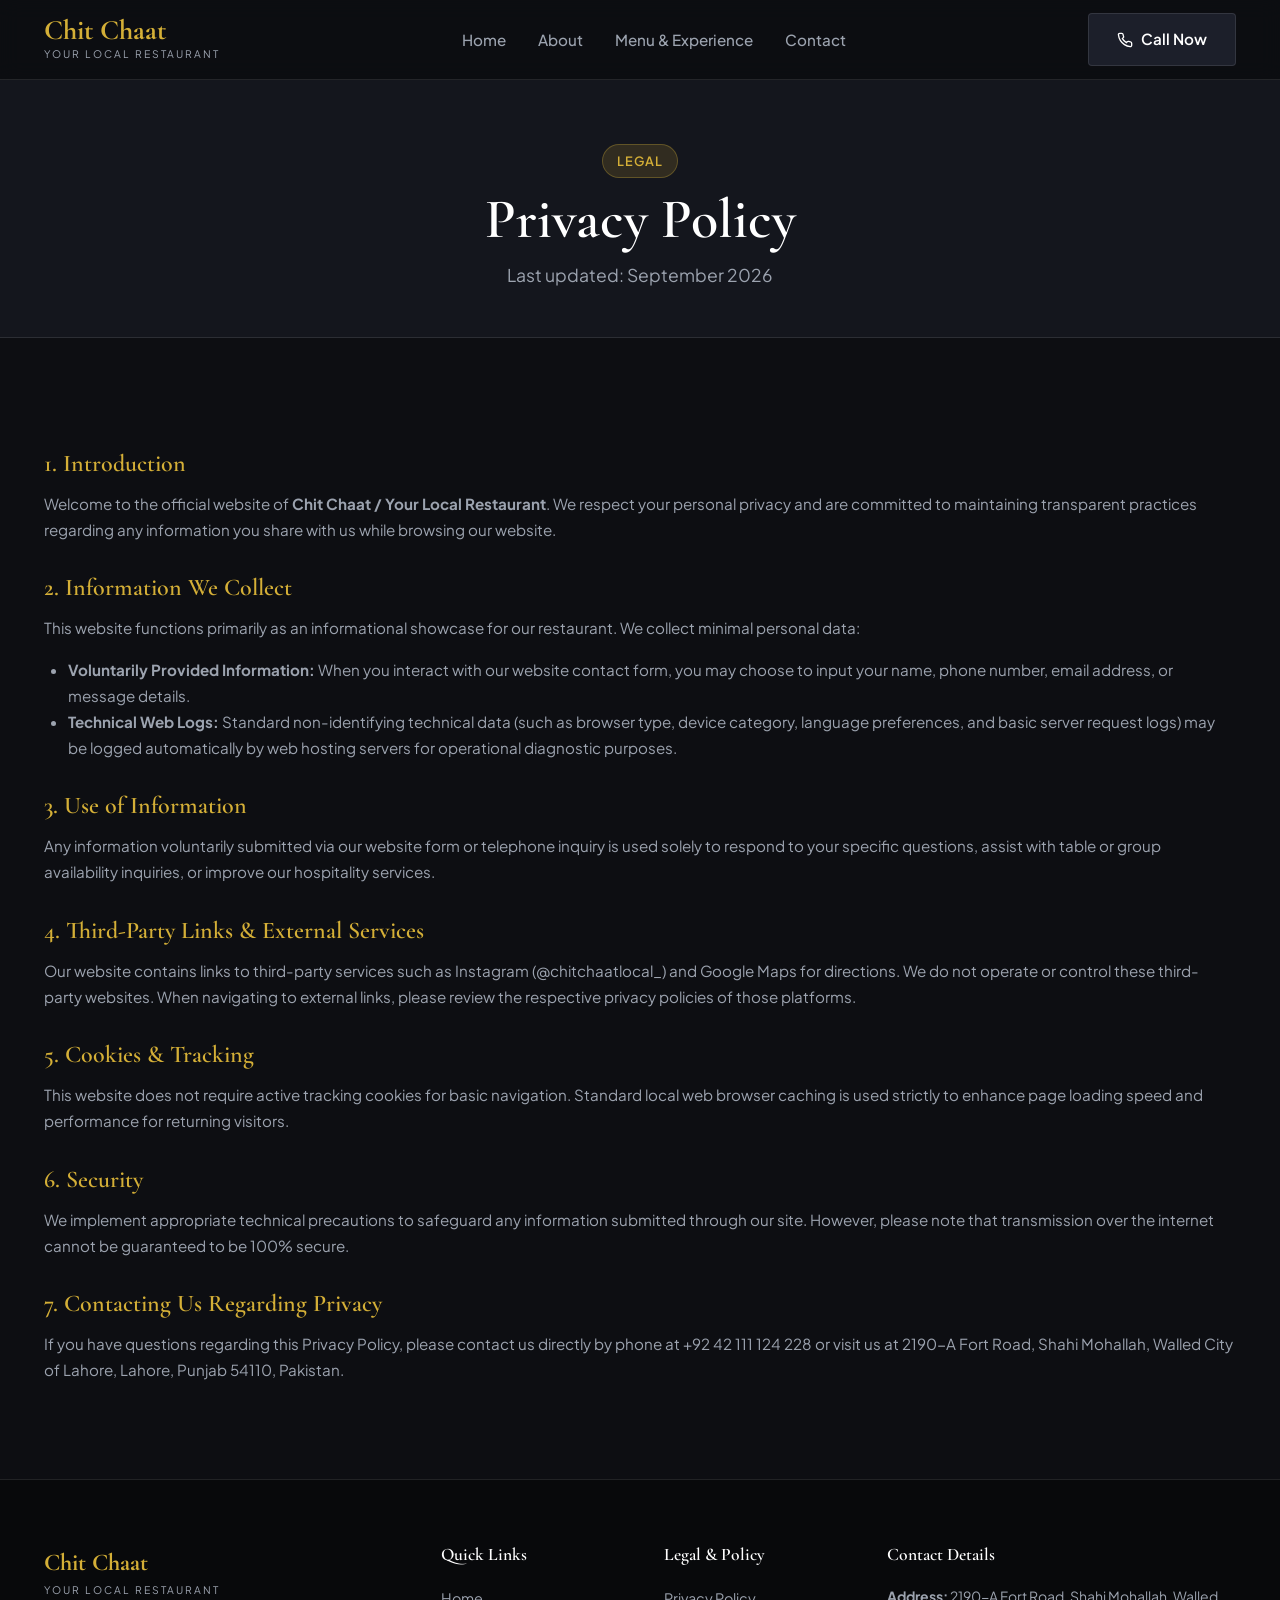
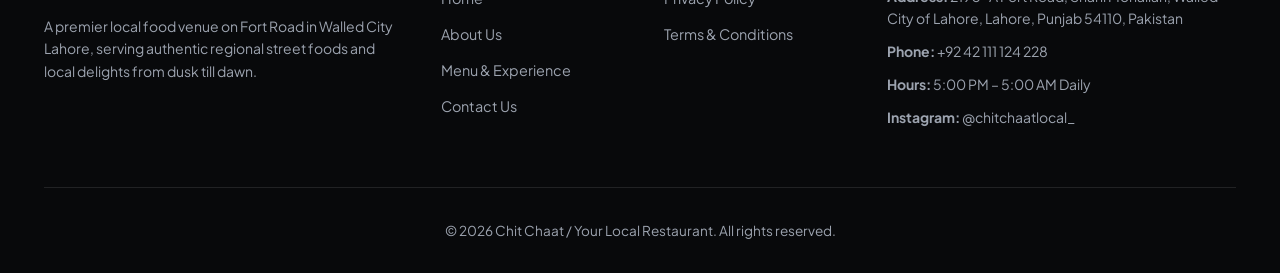
<file: privacy-policy.html>
<!DOCTYPE html>
<html lang="en">
<head>
  <meta charset="UTF-8">
  <meta name="viewport" content="width=device-width, initial-scale=1.0">
  <title>Privacy Policy | Chit Chaat</title>
  <meta name="description" content="Privacy Policy for Chit Chaat website detailing how user information and privacy are handled.">
  <link rel="canonical" href="https://YOUR-DOMAIN.example/privacy-policy.html">
  <meta name="robots" content="index, follow">

  <!-- Open Graph -->
  <meta property="og:title" content="Privacy Policy | Chit Chaat">
  <meta property="og:description" content="Privacy policy and data protection principles for visitors of Chit Chaat website.">
  <meta property="og:type" content="article">
  <meta property="og:url" content="https://YOUR-DOMAIN.example/privacy-policy.html">

  <!-- Fonts & Styles -->
  <link rel="preconnect" href="https://fonts.googleapis.com">
  <link rel="preconnect" href="https://fonts.gstatic.com" crossorigin>
  <link href="https://fonts.googleapis.com/css2?family=Cormorant+Garamond:ital,wght@0,500;0,600;0,700;1,400&family=Plus+Jakarta+Sans:wght@400;500;600;700&display=swap" rel="stylesheet">
  <link rel="stylesheet" href="style.css">
</head>
<body>
  <a href="#main-content" class="skip-link">Skip to main content</a>

  <!-- Header -->
  <header class="site-header" id="header">
    <div class="header-container">
      <a href="index.html" class="brand-logo" aria-label="Chit Chaat Home">
        <span class="logo-title">Chit Chaat</span>
        <span class="logo-sub">Your Local Restaurant</span>
      </a>

      <nav class="desktop-nav" aria-label="Primary Navigation">
        <ul>
          <li><a href="index.html" class="nav-link">Home</a></li>
          <li><a href="about.html" class="nav-link">About</a></li>
          <li><a href="services.html" class="nav-link">Menu &amp; Experience</a></li>
          <li><a href="contact.html" class="nav-link">Contact</a></li>
        </ul>
      </nav>

      <div class="header-actions">
        <a href="tel:+9242111124228" class="btn btn-secondary nav-btn">
          <svg class="btn-icon" width="16" height="16" viewBox="0 0 24 24" fill="none" stroke="currentColor" stroke-width="2" aria-hidden="true"><path d="M22 16.92v3a2 2 0 0 1-2.18 2 19.79 19.79 0 0 1-8.63-3.07 19.5 19.5 0 0 1-6-6 19.79 19.79 0 0 1-3.07-8.67A2 2 0 0 1 4.11 2h3a2 2 0 0 1 2 1.72 12.84 12.84 0 0 0 .7 2.81 2 2 0 0 1-.45 2.11L8.09 9.91a16 16 0 0 0 6 6l1.27-1.27a2 2 0 0 1 2.11-.45 12.84 12.84 0 0 0 2.81.7A2 2 0 0 1 22 16.92z"/></svg>
          <span>Call Now</span>
        </a>

        <button class="hamburger-btn" id="hamburger-btn" aria-expanded="false" aria-controls="mobile-menu" aria-label="Toggle Navigation Menu">
          <span class="hamburger-bar"></span>
          <span class="hamburger-bar"></span>
          <span class="hamburger-bar"></span>
        </button>
      </div>
    </div>

    <!-- Mobile Navigation Drawer -->
    <div class="mobile-menu" id="mobile-menu" aria-hidden="true">
      <div class="mobile-menu-inner">
        <nav aria-label="Mobile Navigation">
          <ul class="mobile-nav-list">
            <li><a href="index.html" class="mobile-nav-link">Home</a></li>
            <li><a href="about.html" class="mobile-nav-link">About</a></li>
            <li><a href="services.html" class="mobile-nav-link">Menu &amp; Experience</a></li>
            <li><a href="contact.html" class="mobile-nav-link">Contact</a></li>
            <li><a href="privacy-policy.html" class="mobile-nav-link active">Privacy Policy</a></li>
            <li><a href="terms.html" class="mobile-nav-link">Terms &amp; Conditions</a></li>
          </ul>
        </nav>
        <div class="mobile-menu-footer">
          <p class="mobile-info-item"><strong>Address:</strong> 2190-A Fort Road, Shahi Mohallah, Walled City of Lahore</p>
          <p class="mobile-info-item"><strong>Hours:</strong> 5:00 PM – 5:00 AM Daily</p>
          <a href="tel:+9242111124228" class="btn btn-primary full-width">Call +92 42 111 124 228</a>
        </div>
      </div>
    </div>
    <div class="mobile-overlay" id="mobile-overlay" tabindex="-1"></div>
  </header>

  <main id="main-content">
    <section class="page-hero">
      <div class="container text-center">
        <span class="badge badge-gold">Legal</span>
        <h1 class="page-hero-title">Privacy Policy</h1>
        <p class="page-hero-subtitle">Last updated: September 2026</p>
      </div>
    </section>

    <section class="section">
      <div class="container max-w-3xl legal-content">
        <h2>1. Introduction</h2>
        <p>Welcome to the official website of <strong>Chit Chaat / Your Local Restaurant</strong>. We respect your personal privacy and are committed to maintaining transparent practices regarding any information you share with us while browsing our website.</p>

        <h2>2. Information We Collect</h2>
        <p>This website functions primarily as an informational showcase for our restaurant. We collect minimal personal data:</p>
        <ul>
          <li><strong>Voluntarily Provided Information:</strong> When you interact with our website contact form, you may choose to input your name, phone number, email address, or message details.</li>
          <li><strong>Technical Web Logs:</strong> Standard non-identifying technical data (such as browser type, device category, language preferences, and basic server request logs) may be logged automatically by web hosting servers for operational diagnostic purposes.</li>
        </ul>

        <h2>3. Use of Information</h2>
        <p>Any information voluntarily submitted via our website form or telephone inquiry is used solely to respond to your specific questions, assist with table or group availability inquiries, or improve our hospitality services.</p>

        <h2>4. Third-Party Links &amp; External Services</h2>
        <p>Our website contains links to third-party services such as Instagram (@chitchaatlocal_) and Google Maps for directions. We do not operate or control these third-party websites. When navigating to external links, please review the respective privacy policies of those platforms.</p>

        <h2>5. Cookies &amp; Tracking</h2>
        <p>This website does not require active tracking cookies for basic navigation. Standard local web browser caching is used strictly to enhance page loading speed and performance for returning visitors.</p>

        <h2>6. Security</h2>
        <p>We implement appropriate technical precautions to safeguard any information submitted through our site. However, please note that transmission over the internet cannot be guaranteed to be 100% secure.</p>

        <h2>7. Contacting Us Regarding Privacy</h2>
        <p>If you have questions regarding this Privacy Policy, please contact us directly by phone at <a href="tel:+9242111124228">+92 42 111 124 228</a> or visit us at 2190-A Fort Road, Shahi Mohallah, Walled City of Lahore, Lahore, Punjab 54110, Pakistan.</p>
      </div>
    </section>
  </main>

  <!-- Footer -->
  <footer class="site-footer">
    <div class="container">
      <div class="footer-grid">
        <div class="footer-col brand-col">
          <span class="footer-logo">Chit Chaat</span>
          <span class="footer-sublogo">Your Local Restaurant</span>
          <p class="footer-desc">A premier local food venue on Fort Road in Walled City Lahore, serving authentic regional street foods and local delights from dusk till dawn.</p>
        </div>

        <div class="footer-col">
          <h3 class="footer-heading">Quick Links</h3>
          <ul class="footer-links">
            <li><a href="index.html">Home</a></li>
            <li><a href="about.html">About Us</a></li>
            <li><a href="services.html">Menu &amp; Experience</a></li>
            <li><a href="contact.html">Contact Us</a></li>
          </ul>
        </div>

        <div class="footer-col">
          <h3 class="footer-heading">Legal &amp; Policy</h3>
          <ul class="footer-links">
            <li><a href="privacy-policy.html">Privacy Policy</a></li>
            <li><a href="terms.html">Terms &amp; Conditions</a></li>
          </ul>
        </div>

        <div class="footer-col">
          <h3 class="footer-heading">Contact Details</h3>
          <p class="footer-info"><strong>Address:</strong> 2190-A Fort Road, Shahi Mohallah, Walled City of Lahore, Lahore, Punjab 54110, Pakistan</p>
          <p class="footer-info"><strong>Phone:</strong> <a href="tel:+9242111124228">+92 42 111 124 228</a></p>
          <p class="footer-info"><strong>Hours:</strong> 5:00 PM – 5:00 AM Daily</p>
          <p class="footer-info"><strong>Instagram:</strong> <a href="https://www.instagram.com/chitchaatlocal_" target="_blank" rel="noopener noreferrer">@chitchaatlocal_</a></p>
        </div>
      </div>

      <div class="footer-bottom">
        <p>&copy; 2026 Chit Chaat / Your Local Restaurant. All rights reserved.</p>
      </div>
    </div>
  </footer>

  <script src="main.js" defer></script>
  <script src="animations.js" defer></script>
</body>
</html>
</file>
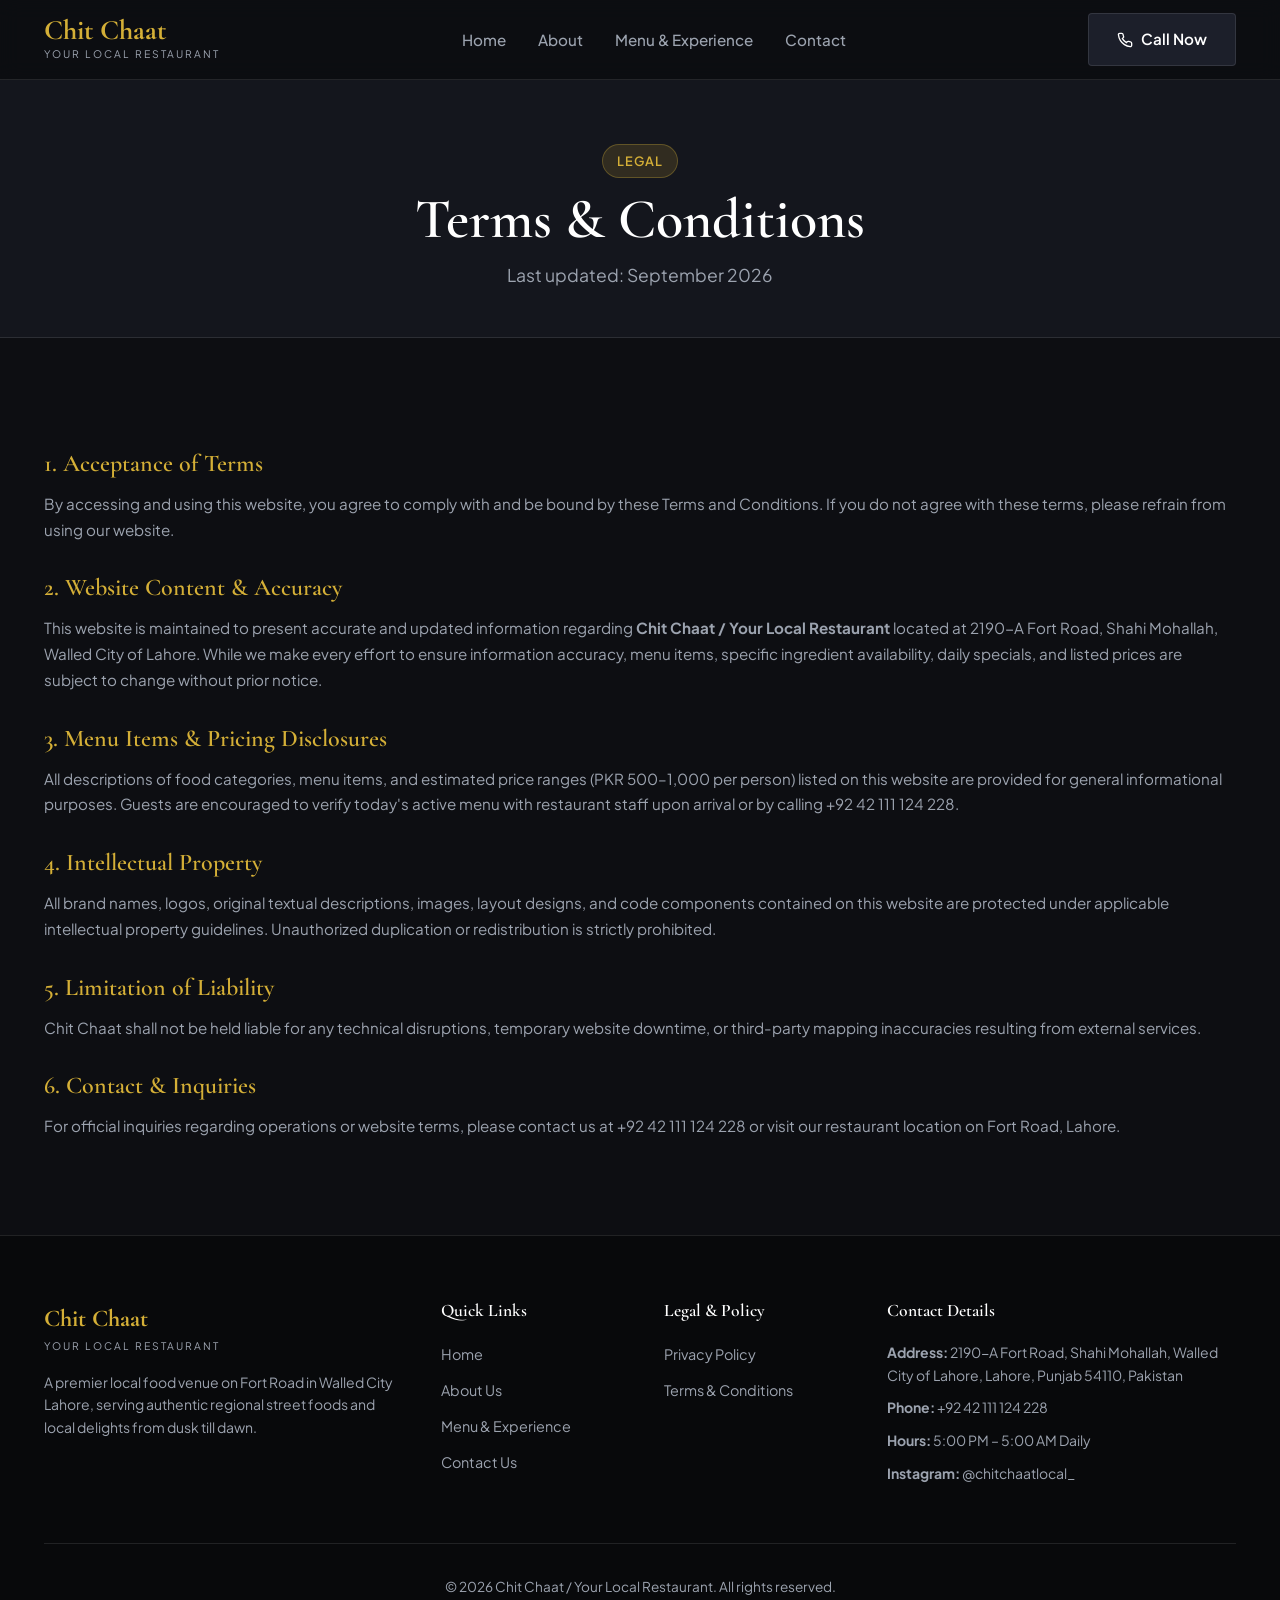
<file: terms.html>
<!DOCTYPE html>
<html lang="en">
<head>
  <meta charset="UTF-8">
  <meta name="viewport" content="width=device-width, initial-scale=1.0">
  <title>Terms &amp; Conditions | Chit Chaat</title>
  <meta name="description" content="Terms & Conditions for using Chit Chaat website and restaurant information services.">
  <link rel="canonical" href="https://YOUR-DOMAIN.example/terms.html">
  <meta name="robots" content="index, follow">

  <!-- Open Graph -->
  <meta property="og:title" content="Terms &amp; Conditions | Chit Chaat">
  <meta property="og:description" content="Terms of website usage, menu disclosures, and operational terms for Chit Chaat restaurant.">
  <meta property="og:type" content="article">
  <meta property="og:url" content="https://YOUR-DOMAIN.example/terms.html">

  <!-- Fonts & Styles -->
  <link rel="preconnect" href="https://fonts.googleapis.com">
  <link rel="preconnect" href="https://fonts.gstatic.com" crossorigin>
  <link href="https://fonts.googleapis.com/css2?family=Cormorant+Garamond:ital,wght@0,500;0,600;0,700;1,400&family=Plus+Jakarta+Sans:wght@400;500;600;700&display=swap" rel="stylesheet">
  <link rel="stylesheet" href="style.css">
</head>
<body>
  <a href="#main-content" class="skip-link">Skip to main content</a>

  <!-- Header -->
  <header class="site-header" id="header">
    <div class="header-container">
      <a href="index.html" class="brand-logo" aria-label="Chit Chaat Home">
        <span class="logo-title">Chit Chaat</span>
        <span class="logo-sub">Your Local Restaurant</span>
      </a>

      <nav class="desktop-nav" aria-label="Primary Navigation">
        <ul>
          <li><a href="index.html" class="nav-link">Home</a></li>
          <li><a href="about.html" class="nav-link">About</a></li>
          <li><a href="services.html" class="nav-link">Menu &amp; Experience</a></li>
          <li><a href="contact.html" class="nav-link">Contact</a></li>
        </ul>
      </nav>

      <div class="header-actions">
        <a href="tel:+9242111124228" class="btn btn-secondary nav-btn">
          <svg class="btn-icon" width="16" height="16" viewBox="0 0 24 24" fill="none" stroke="currentColor" stroke-width="2" aria-hidden="true"><path d="M22 16.92v3a2 2 0 0 1-2.18 2 19.79 19.79 0 0 1-8.63-3.07 19.5 19.5 0 0 1-6-6 19.79 19.79 0 0 1-3.07-8.67A2 2 0 0 1 4.11 2h3a2 2 0 0 1 2 1.72 12.84 12.84 0 0 0 .7 2.81 2 2 0 0 1-.45 2.11L8.09 9.91a16 16 0 0 0 6 6l1.27-1.27a2 2 0 0 1 2.11-.45 12.84 12.84 0 0 0 2.81.7A2 2 0 0 1 22 16.92z"/></svg>
          <span>Call Now</span>
        </a>

        <button class="hamburger-btn" id="hamburger-btn" aria-expanded="false" aria-controls="mobile-menu" aria-label="Toggle Navigation Menu">
          <span class="hamburger-bar"></span>
          <span class="hamburger-bar"></span>
          <span class="hamburger-bar"></span>
        </button>
      </div>
    </div>

    <!-- Mobile Navigation Drawer -->
    <div class="mobile-menu" id="mobile-menu" aria-hidden="true">
      <div class="mobile-menu-inner">
        <nav aria-label="Mobile Navigation">
          <ul class="mobile-nav-list">
            <li><a href="index.html" class="mobile-nav-link">Home</a></li>
            <li><a href="about.html" class="mobile-nav-link">About</a></li>
            <li><a href="services.html" class="mobile-nav-link">Menu &amp; Experience</a></li>
            <li><a href="contact.html" class="mobile-nav-link">Contact</a></li>
            <li><a href="privacy-policy.html" class="mobile-nav-link">Privacy Policy</a></li>
            <li><a href="terms.html" class="mobile-nav-link active">Terms &amp; Conditions</a></li>
          </ul>
        </nav>
        <div class="mobile-menu-footer">
          <p class="mobile-info-item"><strong>Address:</strong> 2190-A Fort Road, Shahi Mohallah, Walled City of Lahore</p>
          <p class="mobile-info-item"><strong>Hours:</strong> 5:00 PM – 5:00 AM Daily</p>
          <a href="tel:+9242111124228" class="btn btn-primary full-width">Call +92 42 111 124 228</a>
        </div>
      </div>
    </div>
    <div class="mobile-overlay" id="mobile-overlay" tabindex="-1"></div>
  </header>

  <main id="main-content">
    <section class="page-hero">
      <div class="container text-center">
        <span class="badge badge-gold">Legal</span>
        <h1 class="page-hero-title">Terms &amp; Conditions</h1>
        <p class="page-hero-subtitle">Last updated: September 2026</p>
      </div>
    </section>

    <section class="section">
      <div class="container max-w-3xl legal-content">
        <h2>1. Acceptance of Terms</h2>
        <p>By accessing and using this website, you agree to comply with and be bound by these Terms and Conditions. If you do not agree with these terms, please refrain from using our website.</p>

        <h2>2. Website Content &amp; Accuracy</h2>
        <p>This website is maintained to present accurate and updated information regarding <strong>Chit Chaat / Your Local Restaurant</strong> located at 2190-A Fort Road, Shahi Mohallah, Walled City of Lahore. While we make every effort to ensure information accuracy, menu items, specific ingredient availability, daily specials, and listed prices are subject to change without prior notice.</p>

        <h2>3. Menu Items &amp; Pricing Disclosures</h2>
        <p>All descriptions of food categories, menu items, and estimated price ranges (PKR 500–1,000 per person) listed on this website are provided for general informational purposes. Guests are encouraged to verify today's active menu with restaurant staff upon arrival or by calling <a href="tel:+9242111124228">+92 42 111 124 228</a>.</p>

        <h2>4. Intellectual Property</h2>
        <p>All brand names, logos, original textual descriptions, images, layout designs, and code components contained on this website are protected under applicable intellectual property guidelines. Unauthorized duplication or redistribution is strictly prohibited.</p>

        <h2>5. Limitation of Liability</h2>
        <p>Chit Chaat shall not be held liable for any technical disruptions, temporary website downtime, or third-party mapping inaccuracies resulting from external services.</p>

        <h2>6. Contact &amp; Inquiries</h2>
        <p>For official inquiries regarding operations or website terms, please contact us at +92 42 111 124 228 or visit our restaurant location on Fort Road, Lahore.</p>
      </div>
    </section>
  </main>

  <!-- Footer -->
  <footer class="site-footer">
    <div class="container">
      <div class="footer-grid">
        <div class="footer-col brand-col">
          <span class="footer-logo">Chit Chaat</span>
          <span class="footer-sublogo">Your Local Restaurant</span>
          <p class="footer-desc">A premier local food venue on Fort Road in Walled City Lahore, serving authentic regional street foods and local delights from dusk till dawn.</p>
        </div>

        <div class="footer-col">
          <h3 class="footer-heading">Quick Links</h3>
          <ul class="footer-links">
            <li><a href="index.html">Home</a></li>
            <li><a href="about.html">About Us</a></li>
            <li><a href="services.html">Menu &amp; Experience</a></li>
            <li><a href="contact.html">Contact Us</a></li>
          </ul>
        </div>

        <div class="footer-col">
          <h3 class="footer-heading">Legal &amp; Policy</h3>
          <ul class="footer-links">
            <li><a href="privacy-policy.html">Privacy Policy</a></li>
            <li><a href="terms.html">Terms &amp; Conditions</a></li>
          </ul>
        </div>

        <div class="footer-col">
          <h3 class="footer-heading">Contact Details</h3>
          <p class="footer-info"><strong>Address:</strong> 2190-A Fort Road, Shahi Mohallah, Walled City of Lahore, Lahore, Punjab 54110, Pakistan</p>
          <p class="footer-info"><strong>Phone:</strong> <a href="tel:+9242111124228">+92 42 111 124 228</a></p>
          <p class="footer-info"><strong>Hours:</strong> 5:00 PM – 5:00 AM Daily</p>
          <p class="footer-info"><strong>Instagram:</strong> <a href="https://www.instagram.com/chitchaatlocal_" target="_blank" rel="noopener noreferrer">@chitchaatlocal_</a></p>
        </div>
      </div>

      <div class="footer-bottom">
        <p>&copy; 2026 Chit Chaat / Your Local Restaurant. All rights reserved.</p>
      </div>
    </div>
  </footer>

  <script src="main.js" defer></script>
  <script src="animations.js" defer></script>
</body>
</html>
</file>
<file: style.css>
/* ==========================================================================
   CHIT CHAAT - PRODUCTION LUXURY DESIGN SYSTEM
   ========================================================================== */

/* 1. CSS Variables / Tokens */
:root {
  /* Colors */
  --color-bg-main: #0d0e12;
  --color-bg-surface: #14161d;
  --color-bg-surface-elevated: #1c1f2a;
  
  --color-gold-primary: #d4af37;
  --color-gold-hover: #f1c40f;
  --color-gold-muted: rgba(212, 175, 55, 0.15);
  
  --color-text-main: #f3f4f6;
  --color-text-muted: #9ca3af;
  --color-text-dark: #111827;

  --color-border: rgba(255, 255, 255, 0.1);
  --color-border-gold: rgba(212, 175, 55, 0.3);

  --color-error: #ef4444;
  --color-success: #10b981;

  /* Fonts */
  --font-serif: 'Cormorant Garamond', Georgia, serif;
  --font-sans: 'Plus Jakarta Sans', -apple-system, BlinkMacSystemFont, 'Segoe UI', Roboto, sans-serif;

  /* Transitions & Radii */
  --radius-sm: 4px;
  --radius-md: 8px;
  --radius-lg: 16px;
  
  --transition-fast: 0.2s ease;
  --transition-normal: 0.3s ease;
  
  --max-width: 1240px;
}

/* 2. Reset & Global Base Settings */
*, *::before, *::after {
  box-sizing: border-box;
  margin: 0;
  padding: 0;
}

html {
  font-size: 100%;
  scroll-behavior: smooth;
  background-color: var(--color-bg-main);
  color: var(--color-text-main);
  overflow-x: hidden; /* Prevent horizontal overflow */
}

body {
  font-family: var(--font-sans);
  line-height: 1.6;
  min-height: 100vh;
  display: flex;
  flex-direction: column;
  overflow-x: hidden;
  -webkit-font-smoothing: antialiased;
}

/* Accessibility Skip Link */
.skip-link {
  position: absolute;
  top: -100px;
  left: 1rem;
  background: var(--color-gold-primary);
  color: var(--color-text-dark);
  padding: 0.75rem 1.5rem;
  font-weight: 700;
  z-index: 9999;
  border-radius: var(--radius-sm);
  transition: top var(--transition-fast);
}

.skip-link:focus {
  top: 1rem;
}

/* Focus outline accessibility */
:focus-visible {
  outline: 2px solid var(--color-gold-primary);
  outline-offset: 3px;
}

img {
  max-width: 100%;
  height: auto;
  display: block;
}

a {
  color: inherit;
  text-decoration: none;
  transition: color var(--transition-fast);
}

ul {
  list-style: none;
}

/* 3. Typography & Utilities */
h1, h2, h3, h4 {
  font-family: var(--font-serif);
  font-weight: 600;
  line-height: 1.2;
  color: #ffffff;
}

.text-gold {
  color: var(--color-gold-primary);
}

.text-center { text-align: center; }
.text-muted { color: var(--color-text-muted); }
.mt-2 { margin-top: 0.5rem; }
.mt-3 { margin-top: 1rem; }
.mt-4 { margin-top: 1.5rem; }
.mt-5 { margin-top: 2rem; }
.mb-2 { margin-bottom: 0.5rem; }
.mb-3 { margin-bottom: 1rem; }
.mb-4 { margin-bottom: 1.5rem; }
.mx-auto { margin-left: auto; margin-right: auto; }
.max-w-2xl { max-width: 42rem; }
.max-w-3xl { max-width: 48rem; }
.full-width { width: 100%; }

.container {
  width: 100%;
  max-width: var(--max-width);
  margin: 0 auto;
  padding: 0 1.5rem;
}

.section {
  padding: 5rem 0;
}

.bg-dark-surface {
  background-color: var(--color-bg-surface);
}

.section-subtitle {
  display: inline-block;
  font-size: 0.875rem;
  text-transform: uppercase;
  letter-spacing: 2px;
  color: var(--color-gold-primary);
  margin-bottom: 0.5rem;
  font-weight: 600;
}

.section-title {
  font-size: clamp(2rem, 4vw, 3rem);
  margin-bottom: 1rem;
}

.section-description {
  color: var(--color-text-muted);
  font-size: 1.1rem;
  margin-bottom: 1.5rem;
}

/* 4. Badges & Buttons */
.badge {
  display: inline-block;
  padding: 0.35rem 0.85rem;
  font-size: 0.8rem;
  font-weight: 600;
  letter-spacing: 1px;
  border-radius: 50px;
  text-transform: uppercase;
}

.badge-gold {
  background-color: var(--color-gold-muted);
  color: var(--color-gold-primary);
  border: 1px solid var(--color-border-gold);
}

.btn {
  display: inline-flex;
  align-items: center;
  justify-content: center;
  gap: 0.5rem;
  padding: 0.85rem 1.75rem;
  font-size: 0.95rem;
  font-weight: 600;
  border-radius: var(--radius-sm);
  cursor: pointer;
  border: 1px solid transparent;
  transition: all var(--transition-fast);
  text-align: center;
}

.btn-primary {
  background-color: var(--color-gold-primary);
  color: var(--color-text-dark);
}

.btn-primary:hover {
  background-color: var(--color-gold-hover);
  transform: translateY(-2px);
}

.btn-secondary {
  background-color: var(--color-bg-surface-elevated);
  color: #ffffff;
  border-color: var(--color-border);
}

.btn-secondary:hover {
  border-color: var(--color-gold-primary);
  color: var(--color-gold-primary);
}

.btn-outline {
  background: transparent;
  color: #ffffff;
  border-color: var(--color-border-gold);
}

.btn-outline:hover {
  background: var(--color-gold-muted);
  color: var(--color-gold-primary);
}

.btn-outline-light {
  background: transparent;
  color: #ffffff;
  border-color: rgba(255,255,255,0.4);
}

.btn-outline-light:hover {
  background: rgba(255,255,255,0.1);
}

.btn-sm {
  padding: 0.5rem 1rem;
  font-size: 0.85rem;
}

.btn-group {
  display: flex;
  flex-wrap: wrap;
  gap: 1rem;
  margin-top: 1.5rem;
}

/* 5. Header & Navigation */
.site-header {
  position: sticky;
  top: 0;
  z-index: 1000;
  background-color: rgba(13, 14, 18, 0.92);
  backdrop-filter: blur(10px);
  -webkit-backdrop-filter: blur(10px);
  border-bottom: 1px solid var(--color-border);
  height: 80px;
  display: flex;
  align-items: center;
}

.header-container {
  width: 100%;
  max-width: var(--max-width);
  margin: 0 auto;
  padding: 0 1.5rem;
  display: flex;
  align-items: center;
  justify-content: space-between;
}

.brand-logo {
  display: flex;
  flex-direction: column;
}

.logo-title {
  font-family: var(--font-serif);
  font-size: 1.75rem;
  font-weight: 700;
  color: var(--color-gold-primary);
  line-height: 1;
}

.logo-sub {
  font-size: 0.65rem;
  text-transform: uppercase;
  letter-spacing: 2px;
  color: var(--color-text-muted);
  margin-top: 2px;
}

.desktop-nav ul {
  display: flex;
  gap: 2rem;
}

.nav-link {
  font-size: 0.95rem;
  font-weight: 500;
  color: var(--color-text-muted);
  position: relative;
  padding: 0.5rem 0;
}

.nav-link:hover, .nav-link.active {
  color: #ffffff;
}

.nav-link.active::after {
  content: '';
  position: absolute;
  bottom: 0;
  left: 0;
  width: 100%;
  height: 2px;
  background-color: var(--color-gold-primary);
}

.header-actions {
  display: flex;
  align-items: center;
  gap: 1rem;
}

/* Hamburger Button */
.hamburger-btn {
  display: none;
  background: transparent;
  border: none;
  cursor: pointer;
  padding: 0.5rem;
  flex-direction: column;
  gap: 5px;
  z-index: 1002;
}

.hamburger-bar {
  width: 24px;
  height: 2px;
  background-color: #ffffff;
  transition: all var(--transition-fast);
}

/* Active Hamburger Animation */
.hamburger-btn[aria-expanded="true"] .hamburger-bar:nth-child(1) {
  transform: translateY(7px) rotate(45deg);
}

.hamburger-btn[aria-expanded="true"] .hamburger-bar:nth-child(2) {
  opacity: 0;
}

.hamburger-btn[aria-expanded="true"] .hamburger-bar:nth-child(3) {
  transform: translateY(-7px) rotate(-45deg);
}

/* Mobile Menu Drawer */
.mobile-menu {
  position: fixed;
  top: 80px;
  right: 0;
  width: 100%;
  max-width: 340px;
  height: calc(100vh - 80px);
  background-color: var(--color-bg-surface);
  border-left: 1px solid var(--color-border);
  z-index: 1001;
  transform: translateX(100%);
  transition: transform var(--transition-normal);
  overflow-y: auto;
  display: flex;
  flex-direction: column;
}

.mobile-menu[aria-hidden="false"] {
  transform: translateX(0);
}

.mobile-menu-inner {
  padding: 2rem 1.5rem;
  display: flex;
  flex-direction: column;
  height: 100%;
  justify-content: space-between;
}

.mobile-nav-list {
  display: flex;
  flex-direction: column;
  gap: 1.25rem;
}

.mobile-nav-link {
  font-size: 1.1rem;
  font-weight: 600;
  color: var(--color-text-muted);
  display: block;
}

.mobile-nav-link.active, .mobile-nav-link:hover {
  color: var(--color-gold-primary);
}

.mobile-menu-footer {
  margin-top: 2rem;
  padding-top: 1.5rem;
  border-top: 1px solid var(--color-border);
}

.mobile-info-item {
  font-size: 0.85rem;
  color: var(--color-text-muted);
  margin-bottom: 0.75rem;
}

.mobile-overlay {
  position: fixed;
  top: 80px;
  left: 0;
  width: 100vw;
  height: calc(100vh - 80px);
  background: rgba(0, 0, 0, 0.7);
  opacity: 0;
  visibility: hidden;
  transition: opacity var(--transition-fast), visibility var(--transition-fast);
  z-index: 1000;
}

.mobile-overlay.active {
  opacity: 1;
  visibility: visible;
}

/* 6. Hero Section */
.hero-section {
  position: relative;
  min-height: calc(100vh - 80px);
  display: flex;
  align-items: center;
  padding: 4rem 0;
  overflow: hidden;
}

.hero-bg-container {
  position: absolute;
  inset: 0;
  z-index: 1;
}

.hero-bg-img {
  width: 100%;
  height: 100%;
  object-fit: cover;
  object-position: center;
}

.hero-overlay {
  position: absolute;
  inset: 0;
  background: linear-gradient(180deg, rgba(13, 14, 18, 0.75) 0%, rgba(13, 14, 18, 0.95) 100%);
}

.hero-container {
  position: relative;
  z-index: 2;
}

.hero-content {
  max-width: 750px;
}

.hero-title {
  font-size: clamp(2.5rem, 6vw, 4.25rem);
  margin: 1rem 0;
  line-height: 1.1;
}

.hero-description {
  font-size: clamp(1.05rem, 2vw, 1.25rem);
  color: #e5e7eb;
  margin-bottom: 2rem;
  line-height: 1.6;
}

.hero-actions {
  display: flex;
  flex-wrap: wrap;
  gap: 1rem;
}

/* 7. Quick Info Strip */
.info-strip-section {
  background-color: var(--color-bg-surface);
  border-y: 1px solid var(--color-border);
  padding: 1.75rem 0;
}

.info-strip-grid {
  display: grid;
  grid-template-columns: repeat(auto-fit, minmax(260px, 1fr));
  gap: 1.5rem;
}

.info-card {
  display: flex;
  align-items: center;
  gap: 1rem;
}

.info-icon {
  color: var(--color-gold-primary);
  display: flex;
  align-items: center;
  justify-content: center;
  width: 48px;
  height: 48px;
  border-radius: 50%;
  background: var(--color-gold-muted);
  flex-shrink: 0;
}

.info-text {
  display: flex;
  flex-direction: column;
}

.info-label {
  font-size: 0.75rem;
  text-transform: uppercase;
  color: var(--color-text-muted);
  letter-spacing: 1px;
}

.info-value {
  font-size: 0.95rem;
  font-weight: 600;
  color: #ffffff;
}

/* 8. Grids & Layout Helpers */
.grid-2-col {
  display: grid;
  grid-template-columns: repeat(2, 1fr);
  gap: 3rem;
}

.grid-3-col {
  display: grid;
  grid-template-columns: repeat(3, 1fr);
  gap: 2rem;
}

.align-center {
  align-items: center;
}

/* 9. Image & Card Styling */
.rounded-img {
  border-radius: var(--radius-md);
}

.shadow-lg {
  box-shadow: 0 20px 25px -5px rgba(0,0,0,0.5), 0 8px 10px -6px rgba(0,0,0,0.5);
}

.about-image-wrapper {
  position: relative;
}

.experience-badge {
  position: absolute;
  bottom: -20px;
  right: 20px;
  background-color: var(--color-bg-surface-elevated);
  border: 1px solid var(--color-border-gold);
  padding: 1rem 1.25rem;
  border-radius: var(--radius-md);
  display: flex;
  flex-direction: column;
  box-shadow: 0 10px 20px rgba(0,0,0,0.4);
}

.exp-number {
  font-family: var(--font-serif);
  font-size: 1.75rem;
  color: var(--color-gold-primary);
  font-weight: 700;
}

.exp-text {
  font-size: 0.75rem;
  color: var(--color-text-muted);
}

.food-card {
  background-color: var(--color-bg-surface-elevated);
  border-radius: var(--radius-md);
  overflow: hidden;
  border: 1px solid var(--color-border);
  transition: transform var(--transition-fast), border-color var(--transition-fast);
}

.food-card:hover {
  transform: translateY(-5px);
  border-color: var(--color-border-gold);
}

.food-card-image img {
  width: 100%;
  height: 220px;
  object-fit: cover;
}

.food-card-body {
  padding: 1.5rem;
}

.food-category-tag {
  font-size: 0.75rem;
  color: var(--color-gold-primary);
  text-transform: uppercase;
  letter-spacing: 1px;
  display: block;
  margin-bottom: 0.5rem;
}

.food-card-title {
  font-size: 1.35rem;
  margin-bottom: 0.5rem;
}

.food-card-desc {
  font-size: 0.9rem;
  color: var(--color-text-muted);
}

.disclaimer-banner {
  margin-top: 2.5rem;
  padding: 1.25rem;
  background-color: var(--color-gold-muted);
  border: 1px dashed var(--color-border-gold);
  border-radius: var(--radius-md);
  text-align: center;
  font-size: 0.9rem;
  color: #e5e7eb;
}

.feature-card {
  background-color: var(--color-bg-surface-elevated);
  padding: 2rem;
  border-radius: var(--radius-md);
  border: 1px solid var(--color-border);
}

.feature-icon {
  font-size: 2rem;
  margin-bottom: 1rem;
}

.feature-title {
  font-size: 1.35rem;
  margin-bottom: 0.75rem;
}

.feature-desc {
  font-size: 0.95rem;
  color: var(--color-text-muted);
}

/* 10. Reviews & Location */
.review-cta-box {
  margin-top: 2rem;
  padding: 2.5rem;
  background-color: var(--color-bg-surface-elevated);
  border-radius: var(--radius-md);
  border: 1px solid var(--color-border-gold);
}

.address-box {
  background-color: var(--color-bg-surface);
  padding: 1.25rem;
  border-left: 3px solid var(--color-gold-primary);
  margin: 1.5rem 0;
}

.address-line {
  font-size: 0.95rem;
  margin-bottom: 0.25rem;
}

.quick-contact-list {
  margin-bottom: 1.5rem;
}

.quick-contact-list li {
  margin-bottom: 0.5rem;
  font-size: 0.95rem;
  color: var(--color-text-muted);
}

.quick-contact-list strong {
  color: #ffffff;
}

/* 11. Final CTA Section */
.final-cta-section {
  padding: 5rem 0;
  background: linear-gradient(rgba(13, 14, 18, 0.85), rgba(13, 14, 18, 0.85)), url('https://images.unsplash.com/photo-1555396273-367ea4eb4db5?auto=format&fit=crop&w=1920&q=80') center/cover;
  border-top: 1px solid var(--color-border-gold);
}

.cta-title {
  font-size: clamp(2.25rem, 5vw, 3.25rem);
  margin-bottom: 1rem;
}

.cta-subtitle {
  font-size: 1.15rem;
  color: var(--color-text-muted);
  max-width: 600px;
  margin: 0 auto 2rem auto;
}

.cta-buttons {
  display: flex;
  justify-content: center;
  flex-wrap: wrap;
  gap: 1rem;
}

/* 12. Inner Page Elements */
.page-hero {
  padding: 4rem 0 3rem 0;
  background-color: var(--color-bg-surface);
  border-bottom: 1px solid var(--color-border);
}

.page-hero-title {
  font-size: clamp(2.5rem, 5vw, 3.5rem);
  margin: 0.5rem 0;
}

.page-hero-subtitle {
  color: var(--color-text-muted);
  font-size: 1.1rem;
  max-width: 600px;
  margin: 0 auto;
}

.feature-check-list {
  margin-top: 1.25rem;
}

.feature-check-list li {
  position: relative;
  padding-left: 1.75rem;
  margin-bottom: 0.75rem;
  color: var(--color-text-muted);
}

.feature-check-list li::before {
  content: '✓';
  position: absolute;
  left: 0;
  color: var(--color-gold-primary);
  font-weight: bold;
}

.menu-category-card {
  background-color: var(--color-bg-surface-elevated);
  border-radius: var(--radius-md);
  border: 1px solid var(--color-border);
  padding: 2rem;
}

.menu-cat-title {
  font-size: 1.5rem;
  color: var(--color-gold-primary);
  margin-bottom: 0.5rem;
}

.menu-cat-desc {
  font-size: 0.9rem;
  color: var(--color-text-muted);
  margin-bottom: 1.25rem;
}

.menu-item-list li {
  padding: 0.75rem 0;
  border-bottom: 1px solid var(--color-border);
  font-size: 0.95rem;
  color: var(--color-text-muted);
}

.menu-item-list li strong {
  color: #ffffff;
}

/* 13. Contact Page Styles */
.contact-info-card {
  background-color: var(--color-bg-surface-elevated);
  padding: 2.5rem;
  border-radius: var(--radius-md);
  border: 1px solid var(--color-border);
}

.contact-item {
  display: flex;
  gap: 1.25rem;
  margin-bottom: 1.75rem;
}

.contact-icon {
  font-size: 1.5rem;
}

.contact-item-title {
  font-size: 1.1rem;
  margin-bottom: 0.25rem;
}

.contact-item-desc {
  font-size: 0.95rem;
  color: var(--color-text-muted);
  line-height: 1.5;
}

.contact-form-wrapper {
  background-color: var(--color-bg-surface);
  padding: 2.5rem;
  border-radius: var(--radius-md);
  border: 1px solid var(--color-border);
}

.form-group {
  margin-bottom: 1.25rem;
}

.form-label {
  display: block;
  font-size: 0.875rem;
  font-weight: 600;
  margin-bottom: 0.5rem;
  color: #ffffff;
}

.required {
  color: var(--color-gold-primary);
}

.form-control {
  width: 100%;
  padding: 0.75rem 1rem;
  background-color: var(--color-bg-main);
  border: 1px solid var(--color-border);
  border-radius: var(--radius-sm);
  color: #ffffff;
  font-family: var(--font-sans);
  font-size: 0.95rem;
  transition: border-color var(--transition-fast);
}

.form-control:focus {
  border-color: var(--color-gold-primary);
  outline: none;
}

.form-error {
  display: none;
  font-size: 0.8rem;
  color: var(--color-error);
  margin-top: 0.25rem;
}

.form-group.has-error .form-error {
  display: block;
}

.form-group.has-error .form-control {
  border-color: var(--color-error);
}

.form-feedback-message {
  display: none;
  padding: 1rem;
  margin-top: 1rem;
  border-radius: var(--radius-sm);
  font-size: 0.9rem;
}

.form-feedback-message.success {
  display: block;
  background-color: rgba(16, 185, 129, 0.15);
  border: 1px solid var(--color-success);
  color: #34d399;
}

.map-embed-placeholder {
  position: relative;
  overflow: hidden;
}

.map-overlay-cta {
  position: absolute;
  inset: 0;
  background: rgba(13, 14, 18, 0.6);
  display: flex;
  align-items: center;
  justify-content: center;
}

/* 14. Legal Content Formatting */
.legal-content h2 {
  font-size: 1.5rem;
  margin: 2rem 0 0.75rem 0;
  color: var(--color-gold-primary);
}

.legal-content p, .legal-content ul {
  font-size: 0.95rem;
  color: var(--color-text-muted);
  margin-bottom: 1rem;
  line-height: 1.7;
}

.legal-content ul {
  list-style: disc;
  padding-left: 1.5rem;
}

/* 15. Footer */
.site-footer {
  background-color: #08090b;
  border-top: 1px solid var(--color-border);
  padding: 4rem 0 2rem 0;
  margin-top: auto;
}

.footer-grid {
  display: grid;
  grid-template-columns: 2fr 1fr 1fr 2fr;
  gap: 3rem;
  margin-bottom: 3rem;
}

.footer-logo {
  font-family: var(--font-serif);
  font-size: 1.5rem;
  font-weight: 700;
  color: var(--color-gold-primary);
  display: block;
}

.footer-sublogo {
  font-size: 0.65rem;
  text-transform: uppercase;
  letter-spacing: 2px;
  color: var(--color-text-muted);
  display: block;
  margin-bottom: 1rem;
}

.footer-desc {
  font-size: 0.875rem;
  color: var(--color-text-muted);
  line-height: 1.6;
}

.footer-heading {
  font-size: 1.1rem;
  margin-bottom: 1.25rem;
  color: #ffffff;
}

.footer-links li {
  margin-bottom: 0.65rem;
}

.footer-links a {
  font-size: 0.9rem;
  color: var(--color-text-muted);
}

.footer-links a:hover {
  color: var(--color-gold-primary);
}

.footer-info {
  font-size: 0.875rem;
  color: var(--color-text-muted);
  margin-bottom: 0.65rem;
}

.footer-bottom {
  padding-top: 2rem;
  border-top: 1px solid var(--color-border);
  text-align: center;
  font-size: 0.85rem;
  color: var(--color-text-muted);
}

/* 16. Responsive Media Queries */
@media (max-width: 1024px) {
  .footer-grid {
    grid-template-columns: repeat(2, 1fr);
  }
}

@media (max-width: 834px) {
  .desktop-nav { display: none; }
  .hamburger-btn { display: flex; }
  .nav-btn { display: none; }

  .grid-2-col, .grid-3-col {
    grid-template-columns: 1fr;
    gap: 2rem;
  }

  .order-2-mobile {
    order: 2;
  }

  .section {
    padding: 3.5rem 0;
  }
}

@media (max-width: 480px) {
  .footer-grid {
    grid-template-columns: 1fr;
    gap: 2rem;
  }

  .hero-actions {
    flex-direction: column;
  }

  .hero-actions .btn {
    width: 100%;
  }

  .mobile-menu {
    max-width: 100%;
  }
}
</file>
